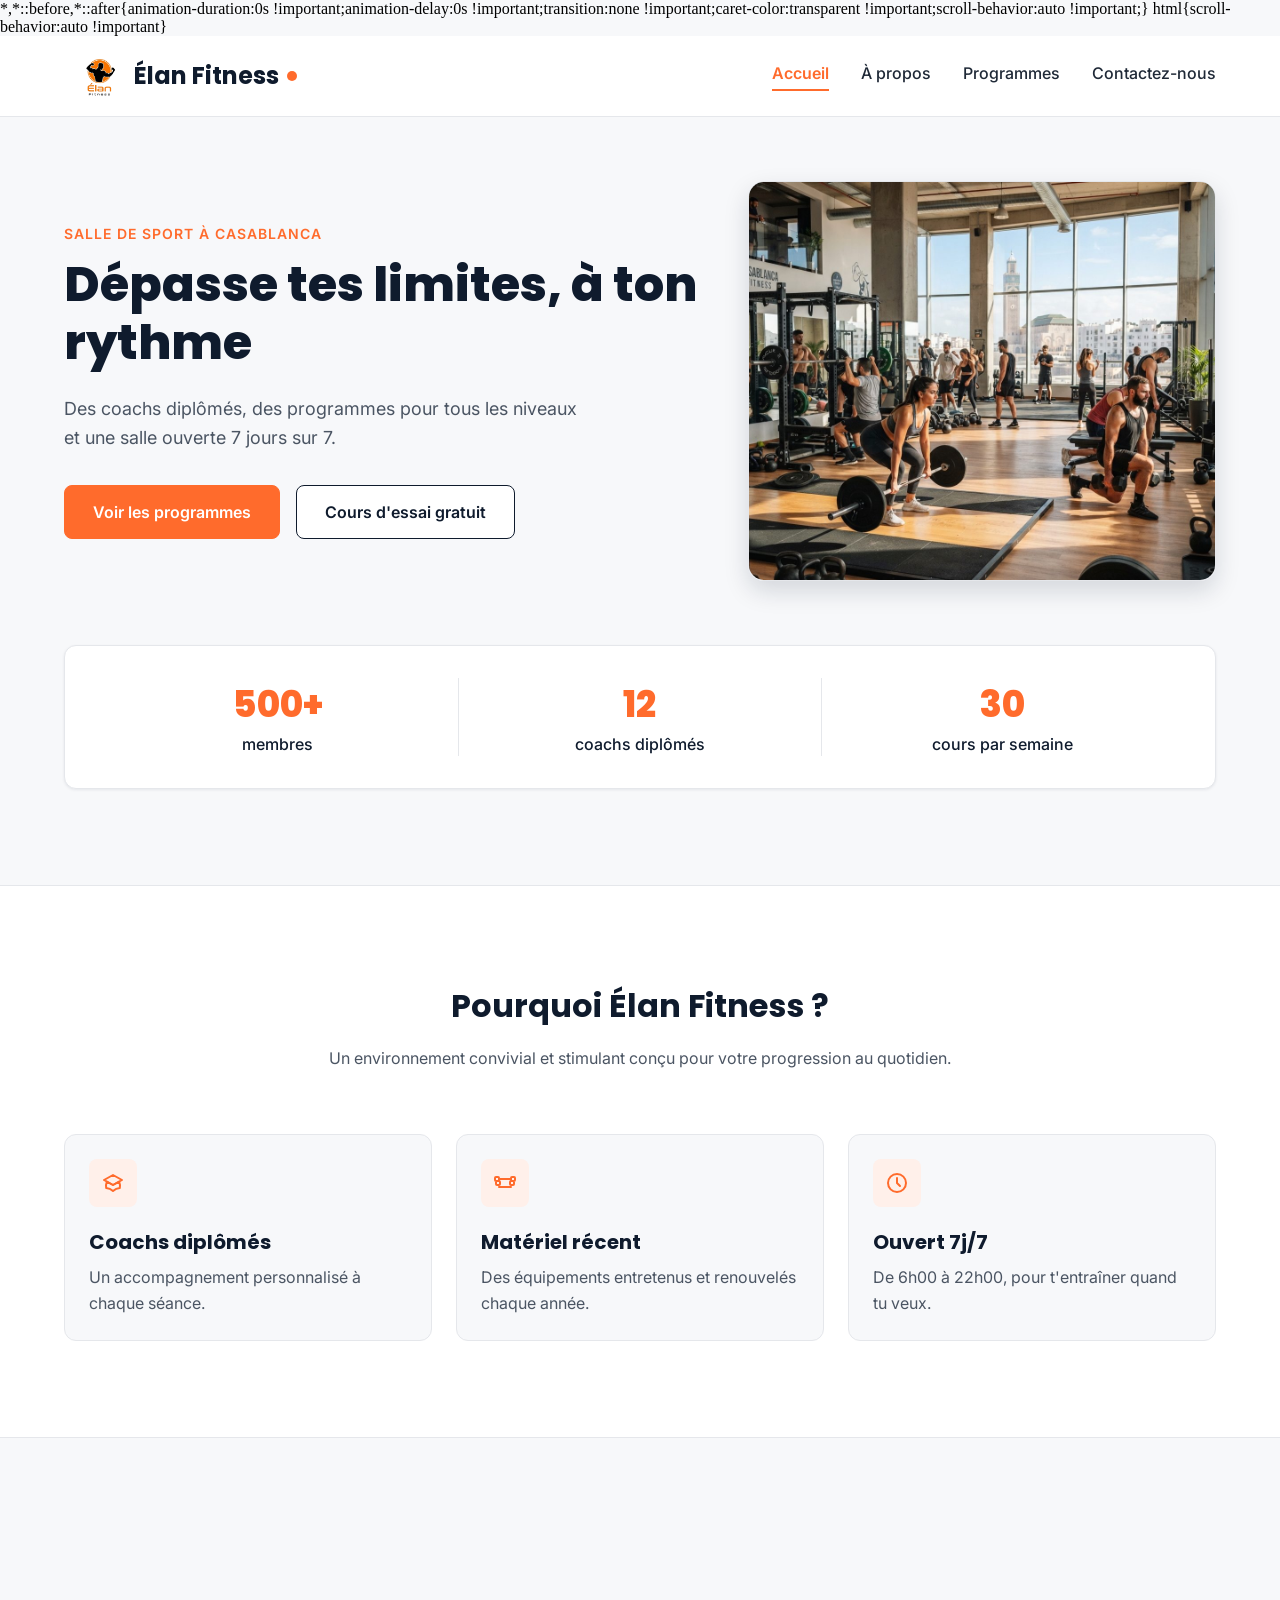
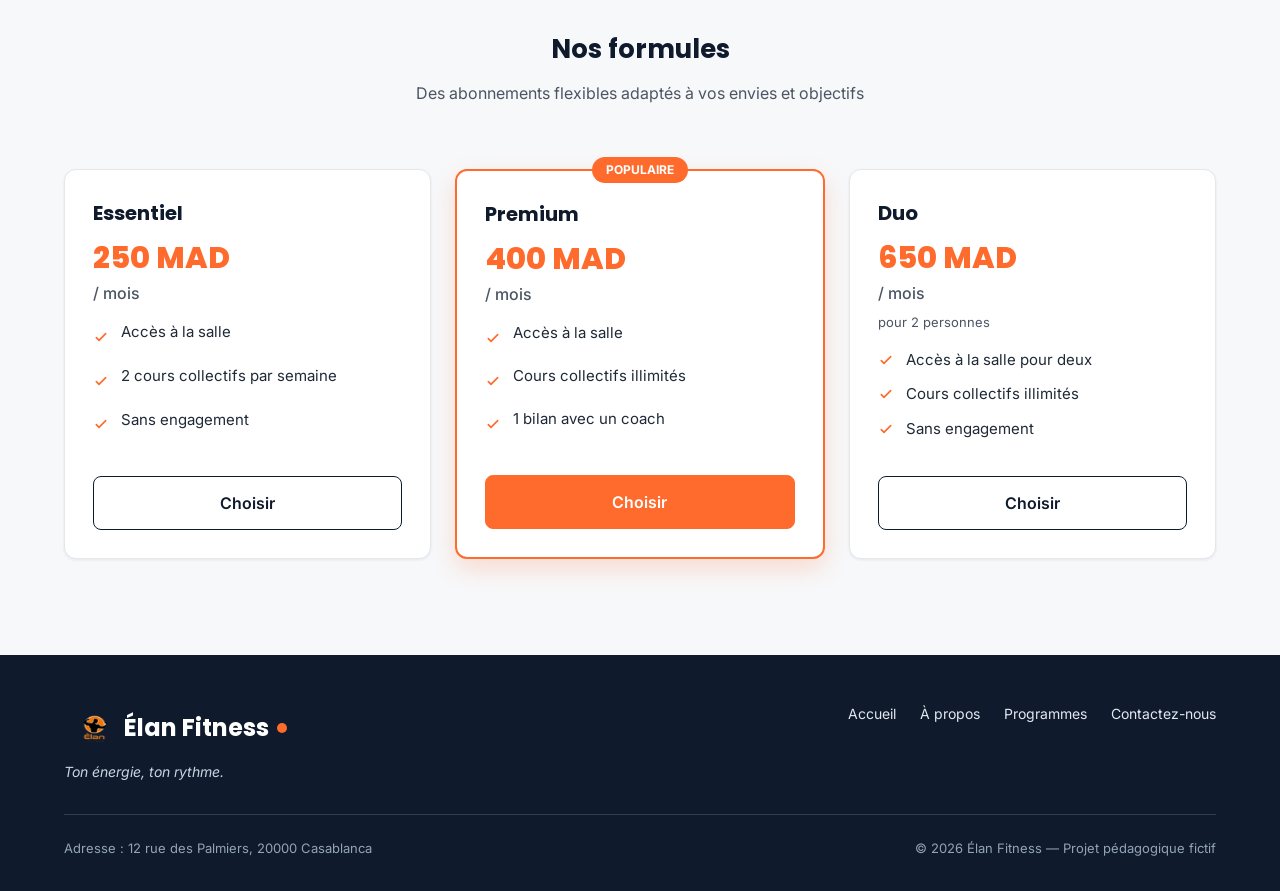
<file: index.html>
<!DOCTYPE html>
<html lang="en">
<head>
  <meta charset="UTF-8">
  <meta name="viewport" content="width=device-width, initial-scale=1">
  <meta name="description" content="Élan Fitness, salle de sport à Casablanca : musculation, yoga, cardio et boxe fitness avec des coachs diplômés. Réservez votre cours d'essai gratuit.">
  <title>Élan Fitness | Salle de sport à Casablanca</title>
  <link rel="preconnect" href="https://fonts.googleapis.com">
  <link rel="preconnect" href="https://fonts.gstatic.com" crossorigin>
  <link href="https://fonts.googleapis.com/css2?family=Inter:wght@400;500;600&family=Poppins:wght@600;700;800&display=swap" rel="stylesheet">
  <link rel="stylesheet" href="style.css">
</head>

<body>

  <header class="en-tete">
    <div class="conteneur en-tete-contenu">
      <a href="#accueil" class="logo"><img src="img/logo.png" alt="fitness gym" style="height: 70px;width: 70px;">Élan Fitness</a>
      <nav aria-label="Navigation principale">
        <ul class="menu">
          <li><a href="#accueil" class="lien-actif">Accueil</a></li>
          <li><a href="a-propos.html">À propos</a></li>
          <li><a href="Programmes.html">Programmes</a></li>
          <li><a href="contact.html">Contactez-nous</a></li>


          
        </ul>
      </nav>
    </div>
  </header>

  <main>

    <section id="accueil" class="hero">
      <div class="conteneur">

        <div class="hero-contenu">
          <div class="hero-texte">
            <p class="sur-titre">Salle de sport à Casablanca</p>
            <h1>Dépasse tes limites, à ton rythme</h1>
            <p class="hero-description">
              Des coachs diplômés, des programmes pour tous les niveaux et une salle ouverte 7 jours sur 7.
            </p>
            <div class="boutons">
              <a href="Programmes.html" class="bouton bouton-principal">Voir les programmes</a>
              <a href="contact.html" class="bouton bouton-secondaire">Cours d'essai gratuit</a>
            </div>
          </div>

          <img class="hero-image" src="img/hero.jpg" alt="Des personnes s'entraînent dans une salle de sport lumineuse à Casablanca">
        </div>

        <div class="chiffres">
          <div class="chiffre">
            <p class="chiffre-nombre">500+</p>
            <p>membres</p>
          </div>
          <div class="chiffre">
            <p class="chiffre-nombre">12</p>
            <p>coachs diplômés</p>
          </div>
          <div class="chiffre">
            <p class="chiffre-nombre">30</p>
            <p>cours par semaine</p>
          </div>
        </div>

      </div>
    </section>

    <section class="section section-blanche">
      <div class="conteneur">

        <div class="section-titre">
          <h2>Pourquoi Élan Fitness ?</h2>
          <p>Un environnement convivial et stimulant conçu pour votre progression au quotidien.</p>
        </div>

        <div class="cartes">
          <article class="carte carte-avantage">
            <div class="icone"><img src="img/icone-coach.svg" alt=""></div>
            <h3>Coachs diplômés</h3>
            <p>Un accompagnement personnalisé à chaque séance.</p>
          </article>

          <article class="carte carte-avantage">
            <div class="icone"><img src="img/icone-materiel.svg" alt=""></div>
            <h3>Matériel récent</h3>
            <p>Des équipements entretenus et renouvelés chaque année.</p>
          </article>

          <article class="carte carte-avantage">
            <div class="icone"><img src="img/icone-horloge.svg" alt=""></div>
            <h3>Ouvert 7j/7</h3>
            <p>De 6h00 à 22h00, pour t'entraîner quand tu veux.</p>
          </article>
        </div>

      </div>
    </section>

    

    <section id="programmes" class="section">
      <div class="conteneur">

       

        

        <div class="formules">

          <div class="section-titre">
            <h3>Nos formules</h3>
            <p>Des abonnements flexibles adaptés à vos envies et objectifs</p>
          </div>

          <div class="cartes">

            <article class="carte formule">
              <h4>Essentiel</h4>
              <p class="prix">250 MAD <span>/ mois</span></p>
              <ul class="formule-liste">
                <li>Accès à la salle</li>
                <li>2 cours collectifs par semaine</li>
                <li>Sans engagement</li>
              </ul>
              <a href="#contact" class="bouton bouton-secondaire">Choisir</a>
            </article>

            <article class="carte formule formule-populaire">
              <p class="badge-populaire">Populaire</p>
              <h4>Premium</h4>
              <p class="prix">400 MAD <span>/ mois</span></p>
              <ul class="formule-liste">
                <li>Accès à la salle</li>
                <li>Cours collectifs illimités</li>
                <li>1 bilan avec un coach</li>
              </ul>
              <a href="#contact" class="bouton bouton-principal">Choisir</a>
            </article>

            <article class="carte formule">
              <h4>Duo</h4>
              <p class="prix">650 MAD <span>/ mois</span></p>
              <p class="prix-note">pour 2 personnes</p>
              <ul class="formule-liste">
                <li>Accès à la salle pour deux</li>
                <li>Cours collectifs illimités</li>
                <li>Sans engagement</li>
              </ul>
              <a href="#contact" class="bouton bouton-secondaire">Choisir</a>
            </article>

          </div>
        </div>

      </div>
    </section>

  </main>

  <footer class="pied-de-page">
    <div class="conteneur">

      <div class="pied-haut">
        <div>
          <p class="logo logo-clair"><img src="img/logo.png" alt="fitness gym" style="height: 50px;width: 60px;border-radius: 50px;">Élan Fitness</p>
          <p class="slogan">Ton énergie, ton rythme.</p>
        </div>

        <nav aria-label="Navigation du pied de page">
          <ul class="menu menu-pied">
            <li><a href="#accueil">Accueil</a></li>
            <li><a href="a-propos.html">À propos</a></li>
            <li><a href="#programmes">Programmes</a></li>
             <li><a href="contact.html">Contactez-nous</a></li>

          </ul>
        </nav>
      </div>

      <div class="pied-bas">
        <p>Adresse : 12 rue des Palmiers, 20000 Casablanca</p>
        <p>&copy; 2026 Élan Fitness — Projet pédagogique fictif</p>
      </div>

    </div>
  </footer>

</body>
</html>
</file>
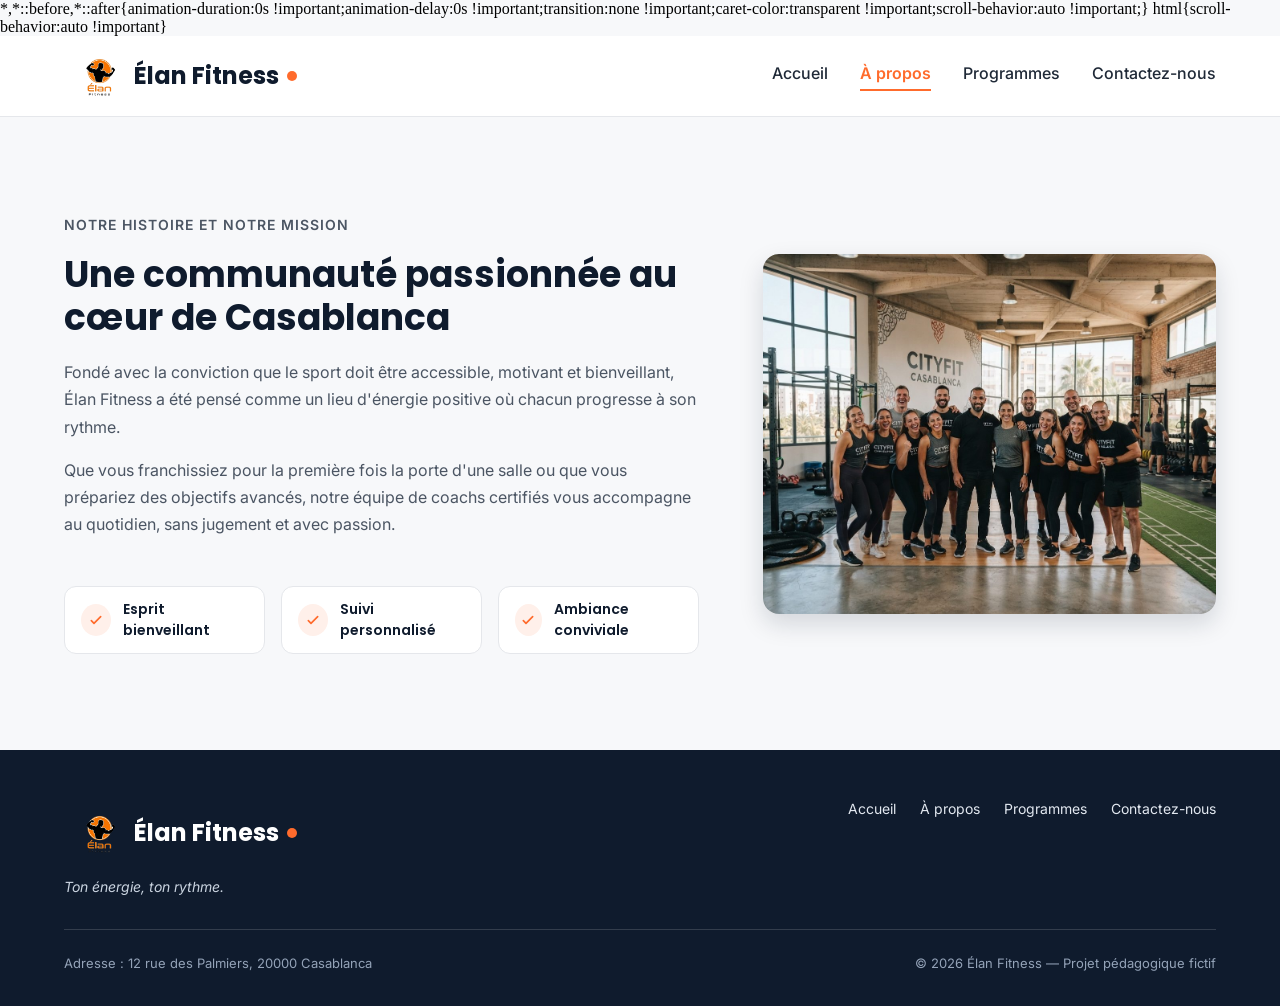
<file: a-propos.html>
<!DOCTYPE html>
<html lang="en">
<head>
  <meta charset="UTF-8">
  <meta name="viewport" content="width=device-width, initial-scale=1">
  <meta name="description" content="Élan Fitness, salle de sport à Casablanca : musculation, yoga, cardio et boxe fitness avec des coachs diplômés. Réservez votre cours d'essai gratuit.">
  <title>Élan Fitness | Salle de sport à Casablanca</title>
  <link rel="preconnect" href="https://fonts.googleapis.com">
  <link rel="preconnect" href="https://fonts.gstatic.com" crossorigin>
  <link href="https://fonts.googleapis.com/css2?family=Inter:wght@400;500;600&family=Poppins:wght@600;700;800&display=swap" rel="stylesheet">

  <link rel="stylesheet" href="style.css">
</head>

<body>

  <header class="en-tete">
    <div class="conteneur en-tete-contenu">
      <a href="index.html" class="logo"><img src="img/logo.png" alt="fitness gym" style="height: 70px;width: 70px;">Élan Fitness</a>

      <nav aria-label="Navigation principale">
        <ul class="menu">
          <li><a href="index.html" >Accueil</a></li>
          <li><a href="#a-propos.html" class="lien-actif">À propos</a></li>
          <li><a href="Programmes.html">Programmes</a></li>
          <li><a href="contact.html">Contactez-nous</a></li>
        </ul>
      </nav>
    </div>
  </header>

  <main>

    

        

    

    <section id="a-propos" class="section">
      <div class="conteneur apropos-contenu">

        <div class="apropos-texte">
          <p class="sur-titre">Notre histoire et notre mission</p>
          <h2>Une communauté passionnée au cœur de Casablanca</h2>
          <p>
            Fondé avec la conviction que le sport doit être accessible, motivant et bienveillant,
            Élan Fitness a été pensé comme un lieu d'énergie positive où chacun progresse à son rythme.
          </p>
          <p>
            Que vous franchissiez pour la première fois la porte d'une salle ou que vous prépariez des
            objectifs avancés, notre équipe de coachs certifiés vous accompagne au quotidien, sans
            jugement et avec passion.
          </p>

          <ul class="valeurs">
            <li class="valeur">
              <div class="icone icone-petite"><img src="img/icone-check.svg" alt=""></div>
              <span>Esprit bienveillant</span>
            </li>
            <li class="valeur">
              <div class="icone icone-petite"><img src="img/icone-check.svg" alt=""></div>
              <span>Suivi personnalisé</span>
            </li>
            <li class="valeur">
              <div class="icone icone-petite"><img src="img/icone-check.svg" alt=""></div>
              <span>Ambiance conviviale</span>
            </li>
          </ul>
        </div>

        <img class="apropos-image" src="img/equipe.jpg" alt="L'équipe de coachs d'Élan Fitness réunie dans la salle">

      </div>
    </section>

    
  </main>

  <footer class="pied-de-page">
    <div class="conteneur">

      <div class="pied-haut">
        <div>
          <p class="logo logo-clair"><img src="img/logo.png" alt="fitness gym" style="height: 70px;width: 70px;border-radius: 50px;">Élan Fitness</p>
          <p class="slogan">Ton énergie, ton rythme.</p>
        </div>

        <nav aria-label="Navigation du pied de page">
          <ul class="menu menu-pied">
            <li><a href="index.html">Accueil</a></li>
            <li><a href="#a-propos">À propos</a></li>
            <li><a href="Programmes.html">Programmes</a></li>
            <li><a href="contact.html">Contactez-nous</a></li>

          </ul>
        </nav>
      </div>

      <div class="pied-bas">
        <p>Adresse : 12 rue des Palmiers, 20000 Casablanca</p>
        <p>&copy; 2026 Élan Fitness — Projet pédagogique fictif</p>
      </div>

    </div>
  </footer>

</body>
</html>
</file>
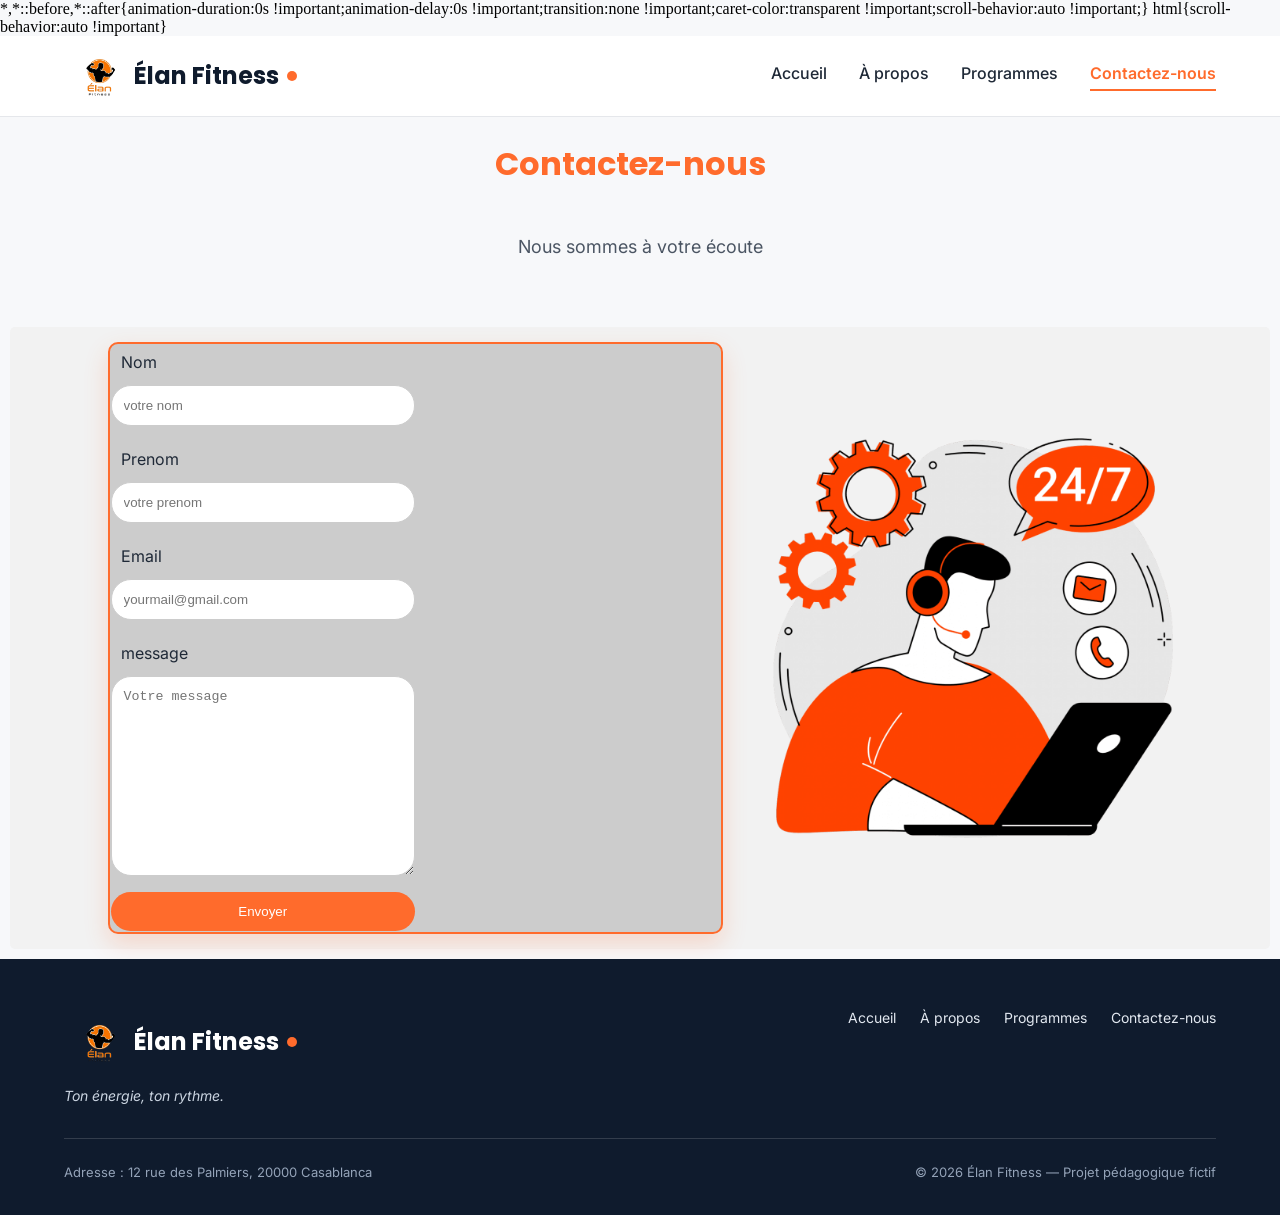
<file: contact.html>
<!DOCTYPE html>
<html lang="en">

<head>
  <meta charset="UTF-8">
  <meta name="viewport" content="width=device-width, initial-scale=1">
  <meta name="description" content="Élan Fitness, salle de sport à Casablanca : musculation, yoga, cardio et boxe fitness avec des coachs diplômés. Réservez votre cours d'essai gratuit.">
  <title>Élan Fitness | Salle de sport à Casablanca</title>
  <link rel="preconnect" href="https://fonts.googleapis.com">
  <link rel="preconnect" href="https://fonts.gstatic.com" crossorigin>
  <link
    href="https://fonts.googleapis.com/css2?family=Inter:wght@400;500;600&family=Poppins:wght@600;700;800&display=swap"
    rel="stylesheet">

  <link rel="stylesheet" href="style.css">

</head>

<body>

  <header class="en-tete">
    <div class="conteneur en-tete-contenu">
      
      <a href="index.html" class="logo"><img src="img/logo.png" alt="fitness gym" style="height: 70px;width: 70px;border-radius: 50px;">Élan Fitness</a>

      <nav aria-label="Navigation principale">
        <ul class="menu">
          <li><a href="index.html">Accueil</a></li>
          <li><a href="a-propos.html">À propos</a></li>
          <li><a href="Programmes.html">Programmes</a></li>
          <li><a href="#contact" class="lien-actif">Contactez-nous</a></li>

        </ul>
      </nav>
    </div>
  </header>
  <main>

    <div class="contact">
      <h1>Contactez-nous</h1>
      <p class="hero-description">Nous sommes à votre écoute </p>
    </div>
    <div class="container">
      <form action="">
        <label for="fname" class="label">Nom</label>
        <input type="text" placeholder="votre nom" required>
        <label for="lname">Prenom</label>
        <input type="text" placeholder="votre prenom" required>
        <label for="email">Email</label>
        <input type="email" placeholder="yourmail@gmail.com" required>
        <label for="subject"> message</label>
        <textarea name="mes" id="mes" style="height:200px" placeholder="Votre message"></textarea>
        <input type="submit" value="Envoyer">
      </form>
      <img src="img/Customer-support-1018x1024.png" alt="Customer-support-" style="height: 400px; width: 400px;">

    </div>

  </main>
  <footer class="pied-de-page">
    <div class="conteneur">

      <div class="pied-haut">
        <div>
          <p class="logo logo-clair"><img src="img/logo.png" alt="fitness gym" style="height: 70px;width: 70px;border-radius: 50px;">Élan Fitness</p>
          <p class="slogan">Ton énergie, ton rythme.</p>
        </div>

        <nav aria-label="Navigation du pied de page">
          <ul class="menu menu-pied">
            <li><a href="index.html">Accueil</a></li>
            <li><a href="a-propos.html">À propos</a></li>
            <li><a href="Programmes.html">Programmes</a></li>
            <li><a href="contact.html">Contactez-nous</a></li>

          </ul>
        </nav>
      </div>

      <div class="pied-bas">
        <p>Adresse : 12 rue des Palmiers, 20000 Casablanca</p>
        <p>&copy; 2026 Élan Fitness — Projet pédagogique fictif</p>
      </div>

    </div>
  </footer>

</body>

</html>
</file>
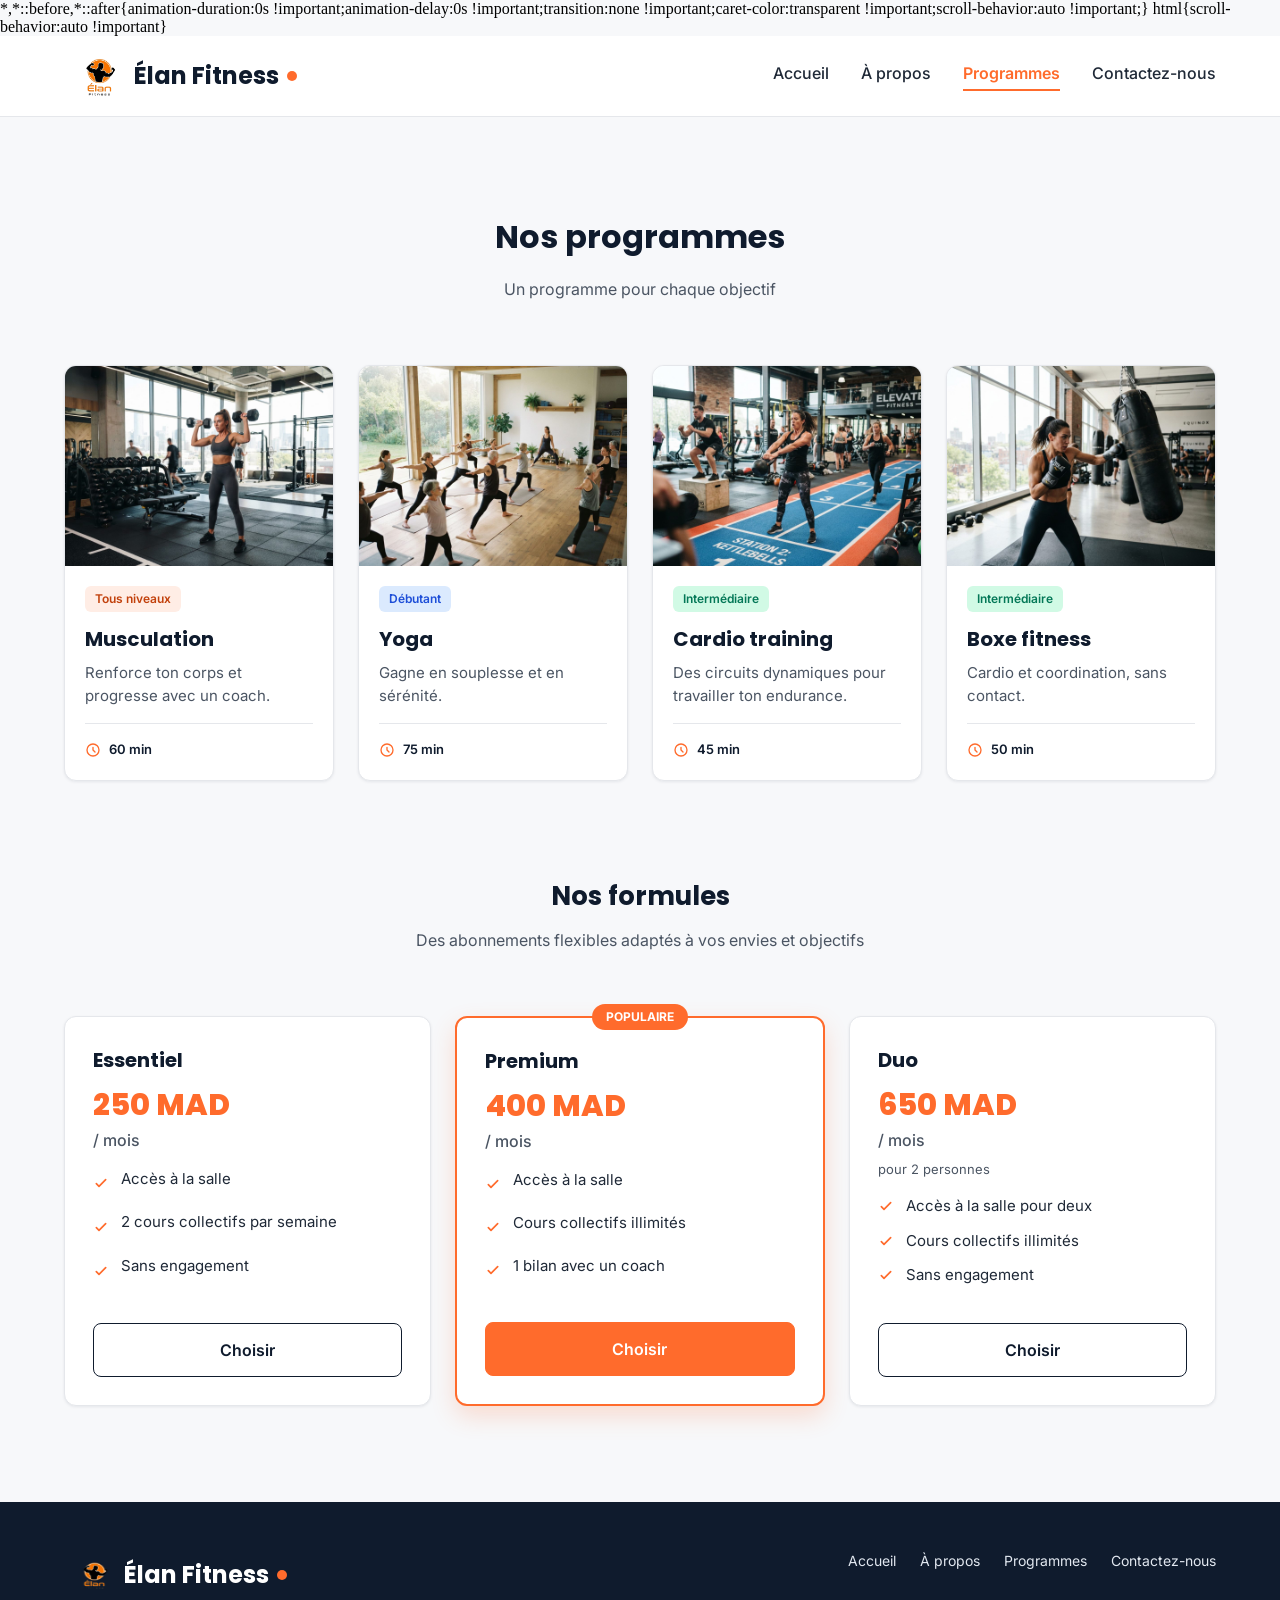
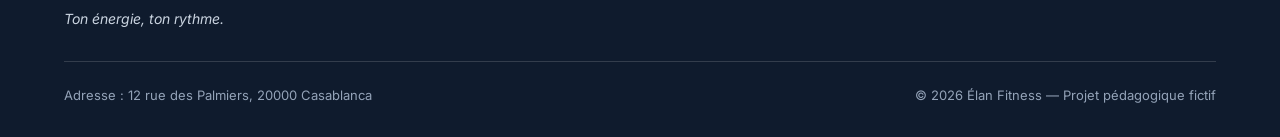
<file: Programmes.html>
<!DOCTYPE html>
<html lang="en">
<head>
  <meta charset="UTF-8">
  <meta name="viewport" content="width=device-width, initial-scale=1">
  <meta name="description" content="Élan Fitness, salle de sport à Casablanca : musculation, yoga, cardio et boxe fitness avec des coachs diplômés. Réservez votre cours d'essai gratuit.">
  <title>Élan Fitness | Salle de sport à Casablanca</title>

  <link rel="preconnect" href="https://fonts.googleapis.com">
  <link rel="preconnect" href="https://fonts.gstatic.com" crossorigin>
  <link href="https://fonts.googleapis.com/css2?family=Inter:wght@400;500;600&family=Poppins:wght@600;700;800&display=swap" rel="stylesheet">

  <link rel="stylesheet" href="style.css">
</head>

<body>

  <header class="en-tete">
    <div class="conteneur en-tete-contenu">
      <a href="index.html" class="logo"><img src="img/logo.png" alt="fitness gym" class="logopng" style="height: 70px;width: 70px;">Élan Fitness</a>

      <nav aria-label="Navigation principale">
        <ul class="menu">
          <li><a href="index.html" >Accueil</a></li>
          <li><a href="a-propos.html" >À propos</a></li>
          <li><a href="#programmes" class="lien-actif">Programmes</a></li>
         <li><a href="contact.html">Contactez-nous</a></li>

        </ul>
      </nav>
    </div>
  </header>

  <main>
<section id="programmes" class="section">
      <div class="conteneur">

        <div class="section-titre">
          <h2>Nos programmes</h2>
          <p>Un programme pour chaque objectif</p>
        </div>

        <div class="cartes">

          <article class="carte carte-programme">
            <img src="img/musculation.jpg" alt="Une sportive soulève des haltères dans l'espace musculation">
            <div class="programme-corps">
              <span class="etiquette etiquette-orange">Tous niveaux</span>
              <h3>Musculation</h3>
              <p>Renforce ton corps et progresse avec un coach.</p>
              <p class="duree"><img src="img/icone-duree.svg" alt="">60 min</p>
            </div>
          </article>

          <article class="carte carte-programme">
            <img src="img/yoga.jpg" alt="Un groupe pratique le yoga sur des tapis dans une salle lumineuse">
            <div class="programme-corps">
              <span class="etiquette etiquette-bleue">Débutant</span>
              <h3>Yoga</h3>
              <p>Gagne en souplesse et en sérénité.</p>
              <p class="duree"><img src="img/icone-duree.svg" alt="">75 min</p>
            </div>
          </article>

          <article class="carte carte-programme">
            <img src="img/cardio.jpg" alt="Des sportifs suivent un circuit de cardio training avec des kettlebells">
            <div class="programme-corps">
              <span class="etiquette etiquette-verte">Intermédiaire</span>
              <h3>Cardio training</h3>
              <p>Des circuits dynamiques pour travailler ton endurance.</p>
              <p class="duree"><img src="img/icone-duree.svg" alt="">45 min</p>
            </div>
          </article>

          <article class="carte carte-programme">
            <img src="img/boxe.jpg" alt="Une sportive frappe un sac de frappe pendant un cours de boxe fitness">
            <div class="programme-corps">
              <span class="etiquette etiquette-verte">Intermédiaire</span>
              <h3>Boxe fitness</h3>
              <p>Cardio et coordination, sans contact.</p>
              <p class="duree"><img src="img/icone-duree.svg" alt="">50 min</p>
            </div>
          </article>

        </div>

        <div class="formules">

          <div class="section-titre">
            <h3>Nos formules</h3>
            <p>Des abonnements flexibles adaptés à vos envies et objectifs</p>
          </div>

          <div class="cartes">

            <article class="carte formule">
              <h4>Essentiel</h4>
              <p class="prix">250 MAD <span>/ mois</span></p>
              <ul class="formule-liste">
                <li>Accès à la salle</li>
                <li>2 cours collectifs par semaine</li>
                <li>Sans engagement</li>
              </ul>
              <a href="#contact" class="bouton bouton-secondaire">Choisir</a>
            </article>

            <article class="carte formule formule-populaire">
              <p class="badge-populaire">Populaire</p>
              <h4>Premium</h4>
              <p class="prix">400 MAD <span>/ mois</span></p>
              <ul class="formule-liste">
                <li>Accès à la salle</li>
                <li>Cours collectifs illimités</li>
                <li>1 bilan avec un coach</li>
              </ul>
              <a href="#contact" class="bouton bouton-principal">Choisir</a>
            </article>

            <article class="carte formule">
              <h4>Duo</h4>
              <p class="prix">650 MAD <span>/ mois</span></p>
              <p class="prix-note">pour 2 personnes</p>
              <ul class="formule-liste">
                <li>Accès à la salle pour deux</li>
                <li>Cours collectifs illimités</li>
                <li>Sans engagement</li>
              </ul>
              <a href="#contact" class="bouton bouton-secondaire">Choisir</a>
            </article>

          </div>
        </div>

      </div>
    </section>


  <footer class="pied-de-page">
    <div class="conteneur">

      <div class="pied-haut">
        <div>
          <p class="logo logo-clair"><img src="img/logo.png" alt="fitness gym" style="height: 50px;width: 60px;border-radius: 50px;">Élan Fitness</p>
          <p class="slogan">Ton énergie, ton rythme.</p>
        </div>

        <nav aria-label="Navigation du pied de page">
          <ul class="menu menu-pied">
            <li><a href="index.html">Accueil</a></li>
            <li><a href="a-propos.html">À propos</a></li>
            <li><a href="#programmes">Programmes</a></li>
            <li><a href="contact.html">Contactez-nous</a></li>

          </ul>
        </nav>
      </div>

      <div class="pied-bas">
        <p>Adresse : 12 rue des Palmiers, 20000 Casablanca</p>
        <p>&copy; 2026 Élan Fitness — Projet pédagogique fictif</p>
      </div>

    </div>
  </footer>

</body>
</html>
</file>
<file: style.css>
* {
  box-sizing: border-box;
  margin: 0;
  padding: 0;
  display: grid;
  grid-template-columns: 1fr;
}

html {
  scroll-behavior: smooth;

  @media screen {}

}
title{
  display: none;
}
body {
  font-family: 'Inter', Arial, sans-serif;
  font-size: 16px;
  line-height: 1.5;
  color: #1F2937;
  background-color: #F7F8FA;
  display: grid;
  grid-template-columns: 1fr;
}

h1,
h2,
h3,
h4 {
  font-family: 'Poppins', Arial, sans-serif;
  color: #0F1B2D;
}

a {
  color: inherit;
  text-decoration: none;
}

ul {
  list-style: none;
}

img {
  display: block;
  max-width: 100%;
}

a:focus-visible,
button:focus-visible {
  outline: 3px solid #FF6B2C;
  outline-offset: 2px;
}

.conteneur {
  width: 100%;
  max-width: 1200px;
  margin: 0 auto;
  padding: 0 24px;
}

.section {
  padding: 96px 0;
}

.section-blanche {
  background-color: #FFFFFF;
  border-top: 1px solid #E5E7EB;
  border-bottom: 1px solid #E5E7EB;
}

.section-titre {
  max-width: 640px;
  margin: 0 auto 64px;
  text-align: center;
}

.section-titre h2 {
  font-size: 32px;
  margin-bottom: 16px;
}

.section-titre h3 {
  font-size: 26px;
  margin-bottom: 12px;
}

.section-titre p {
  color: #4B5563;
}

.sur-titre {
  font-size: 14px;
  font-weight: 600;
  color: #FF6B2C;
  text-transform: uppercase;
  letter-spacing: 1px;
  margin-bottom: 12px;
}

.bouton {
  display: inline-block;
  padding: 14px 28px;
  border-radius: 8px;
  font-size: 16px;
  font-weight: 600;
  text-align: center;
  cursor: pointer;
}

.bouton-principal {
  background-color: #FF6B2C;
  border: 1px solid #FF6B2C;
  color: #FFFFFF;
}

.bouton-principal:hover {
  background-color: #F05817;
}

.bouton-secondaire {
  background-color: #FFFFFF;
  border: 1px solid #0F1B2D;
  color: #0F1B2D;
}

.bouton-secondaire:hover {
  background-color: #F3F4F6;
}

.cartes {
  display: flex;
  gap: 24px;
}

.carte {
  flex: 1;
  background-color: #FFFFFF;
  border: 1px solid #E5E7EB;
  border-radius: 12px;
  box-shadow: 0 1px 3px rgba(15, 27, 45, 0.08);
}

.icone {
  width: 48px;
  height: 48px;
  background-color: #FFF0EA;
  border-radius: 8px;
  display: flex;
  align-items: center;
  justify-content: center;
}

.icone img {
  width: 24px;
  height: 24px;
}

.icone-petite {
  width: 32px;
  height: 32px;
  border-radius: 50%;
}

.icone-petite img {
  width: 16px;
  height: 16px;
}

.en-tete {
  position: sticky;
  top: 0;
  z-index: 10;
  background-color: #FFFFFF;
  border-bottom: 1px solid #E5E7EB;
}

.en-tete-contenu {
  height: 80px;
  display: flex;
  align-items: center;
  justify-content: space-between;
}

.logo {
  display: flex;
  align-items: center;
  font-family: 'Poppins', Arial, sans-serif;
  font-size: 24px;
  font-weight: 700;
  color: #0F1B2D;
}

.logo::after {
  content: "";
  width: 10px;
  height: 10px;
  margin-left: 8px;
  background-color: #FF6B2C;
  border-radius: 50%;
}

.menu {
  display: flex;
  gap: 32px;
}

.menu a {
  font-weight: 500;
  padding-bottom: 4px;
  border-bottom: 2px solid transparent;
}

.menu a:hover {
  color: #FF6B2C;
}

.menu .lien-actif {
  color: #FF6B2C;
  font-weight: 600;
  border-bottom-color: #FF6B2C;
}

.hero {
  padding: 64px 0 96px;

}

.hero-contenu {
  display: flex;
  align-items: center;
  gap: 32px;
}

.hero-texte {
  flex: 7;
}

.hero-texte h1 {
  font-size: 48px;
  font-weight: 800;
  line-height: 1.2;
  margin-bottom: 24px;
}

.hero-description {
  max-width: 520px;
  font-size: 18px;
  line-height: 1.6;
  color: #4B5563;
  margin-bottom: 32px;
}

.boutons {
  display: flex;
  flex-wrap: wrap;
  gap: 16px;
}

.hero-image {
  flex: 5;
  min-width: 0;
  height: 400px;
  object-fit: cover;
  border-radius: 16px;
  border: 1px solid #E5E7EB;
  box-shadow: 0 10px 25px rgba(15, 27, 45, 0.15);
}

.chiffres {
  display: flex;
  margin-top: 64px;
  padding: 32px;
  background-color: #FFFFFF;
  border: 1px solid #E5E7EB;
  border-radius: 12px;
  box-shadow: 0 1px 3px rgba(15, 27, 45, 0.08);
}

.chiffre {
  flex: 1;
  text-align: center;
  font-weight: 500;
  color: #0F1B2D;
}

.chiffre+.chiffre {
  border-left: 1px solid #E5E7EB;
}

.chiffre-nombre {
  font-family: 'Poppins', Arial, sans-serif;
  font-size: 36px;
  font-weight: 800;
  color: #FF6B2C;
}

.carte-avantage {
  padding: 24px;
  background-color: #F7F8FA;
  box-shadow: none;
}

.carte-avantage .icone {
  margin-bottom: 20px;
}

.carte-avantage h3 {
  font-size: 20px;
  margin-bottom: 8px;
}

.carte-avantage p {
  color: #4B5563;
  line-height: 1.6;
}

.apropos-contenu {
  display: flex;
  align-items: center;
  gap: 64px;
}

.apropos-texte {
  flex: 7;
}

.apropos-texte h2 {
  font-size: 36px;
  line-height: 1.2;
  margin-bottom: 20px;
}

.apropos-texte p {
  color: #4B5563;
  line-height: 1.7;
  margin-bottom: 16px;
}

.valeurs {
  display: flex;
  gap: 16px;
  margin-top: 32px;
}

.valeur {
  flex: 1;
  display: flex;
  align-items: center;
  gap: 12px;
  padding: 12px 16px;
  background-color: #FFFFFF;
  border: 1px solid #E5E7EB;
  border-radius: 12px;
  font-family: 'Poppins', Arial, sans-serif;
  font-size: 14px;
  font-weight: 600;
  color: #0F1B2D;
}

.apropos-image {
  flex: 5;
  min-width: 0;
  height: 360px;
  object-fit: cover;
  border-radius: 16px;
  box-shadow: 0 10px 25px rgba(15, 27, 45, 0.15);
}

.carte-programme {
  display: flex;
  flex-direction: column;
  overflow: hidden;
}

.carte-programme>img {
  width: 100%;
  height: 200px;
  object-fit: cover;
}

.programme-corps {
  flex: 1;
  display: flex;
  flex-direction: column;
  padding: 20px;
}

.programme-corps h3 {
  font-size: 20px;
  margin-bottom: 8px;
}

.programme-corps p {
  font-size: 15px;
  color: #4B5563;
}

.etiquette {
  align-self: flex-start;
  padding: 4px 10px;
  margin-bottom: 12px;
  border-radius: 6px;
  font-size: 12px;
  font-weight: 600;
}

.etiquette-orange {
  background-color: #FFEDE5;
  color: #C2410C;
}

.etiquette-bleue {
  background-color: #DBEAFE;
  color: #1D4ED8;
}

.etiquette-verte {
  background-color: #D1FAE5;
  color: #047857;
}

.programme-corps .duree {
  display: flex;
  align-items: center;
  gap: 8px;
  margin-top: auto;
  padding-top: 16px;
  border-top: 1px solid #E5E7EB;
  font-size: 13px;
  font-weight: 600;
  color: #0F1B2D;
}

.programme-corps h3+p {
  margin-bottom: 16px;
}

.duree img {
  width: 16px;
  height: 16px;
}

.formules {
  margin-top: 96px;
}

.formule {
  position: relative;
  display: flex;
  flex-direction: column;
  padding: 28px;
}

.formule h4 {
  font-size: 20px;
}

.prix {
  margin: 8px 0 16px;
  font-family: 'Poppins', Arial, sans-serif;
  font-size: 30px;
  font-weight: 800;
  color: #FF6B2C;
}

.prix span {
  font-family: 'Inter', Arial, sans-serif;
  font-size: 16px;
  font-weight: 500;
  color: #4B5563;
}

.prix-note {
  margin: -8px 0 16px;
  font-size: 13px;
  color: #4B5563;
}

.formule-liste {
  flex: 1;
  margin-bottom: 24px;
}

.formule-liste li {
  padding-left: 28px;
  margin-bottom: 12px;
  font-size: 15px;
  background-image: url('img/icone-check.svg');
  background-repeat: no-repeat;
  background-position: left center;
  background-size: 16px;
}

.formule .bouton {
  display: block;
}

.formule-populaire {
  border: 2px solid #FF6B2C;
  box-shadow: 0 10px 25px rgba(255, 107, 44, 0.2);
}

.badge-populaire {
  position: absolute;
  top: -14px;
  left: 50%;
  transform: translateX(-50%);
  padding: 4px 14px;
  background-color: #FF6B2C;
  border-radius: 999px;
  font-size: 12px;
  font-weight: 700;
  text-transform: uppercase;
  color: #FFFFFF;
}

.pied-de-page {
  padding: 48px 0 32px;
  background-color: #0F1B2D;
  color: #FFFFFF;
}

.pied-haut {
  display: flex;
  justify-content: space-between;
  align-items: flex-start;
  padding-bottom: 32px;
  border-bottom: 1px solid rgba(255, 255, 255, 0.15);
}

.logo-clair {
  color: #FFFFFF;
}

.slogan {
  margin-top: 8px;
  font-size: 14px;
  font-style: italic;
  color: #CBD5E1;
}

.menu-pied {
  gap: 24px;
}

.menu-pied a {
  font-size: 14px;
  font-weight: 400;
  color: #E2E8F0;
}

.pied-bas {
  display: flex;
  justify-content: space-between;
  margin-top: 24px;
  font-size: 13px;
  color: #94A3B8;
}

.container {
  display: flex;
  justify-content: center;
  align-items: center;
  border-radius: 5px;
  background-color: #f2f2f2;
  margin: 10px;
  padding: 15px;
}

.container img {
  margin-left: 50px;
}
.container label {
  padding: 5px;
  margin-left: 5px;
}
.contact{
  display: grid;
  place-items: center;
  height: 200px;
}
.contact h1{
  color: #FF6B2C;
  margin-right: 20px;
  justify-content: center;
  align-items: center;
  
  
}

.container form { 
  padding: 1px;
  width: 50%;
  height: 150;
  margin: 0;
  background-color: #ccc;
  border-radius: 10px;
  border: 2px solid #FF6B2C;
  box-shadow: 0 10px 25px rgba(255, 107, 44, 0.2);

}

input[type=text],
textarea {
  width: 50%;
  padding: 12px;
  border: 1px solid #ccc;
  border-radius: 20px;
  margin-top: 6px;
  margin-bottom: 16px;
  resize: vertical;
  
}
input[type=submit] {
  width: 50%;
  background-color: #FF6B2C;
  color: white; 
  padding: 12px 20px;
  border: none;
  border-radius: 20px;
  cursor: pointer;
}

input[type=email] {
  width: 50%;
  padding: 12px;
  border: 1px solid #ccc;
  border-radius: 20px;
  margin-top: 6px;
  margin-bottom: 16px;

}

input[type=submit]:hover {
  background-color: #FF6B2C;
}
</file>
